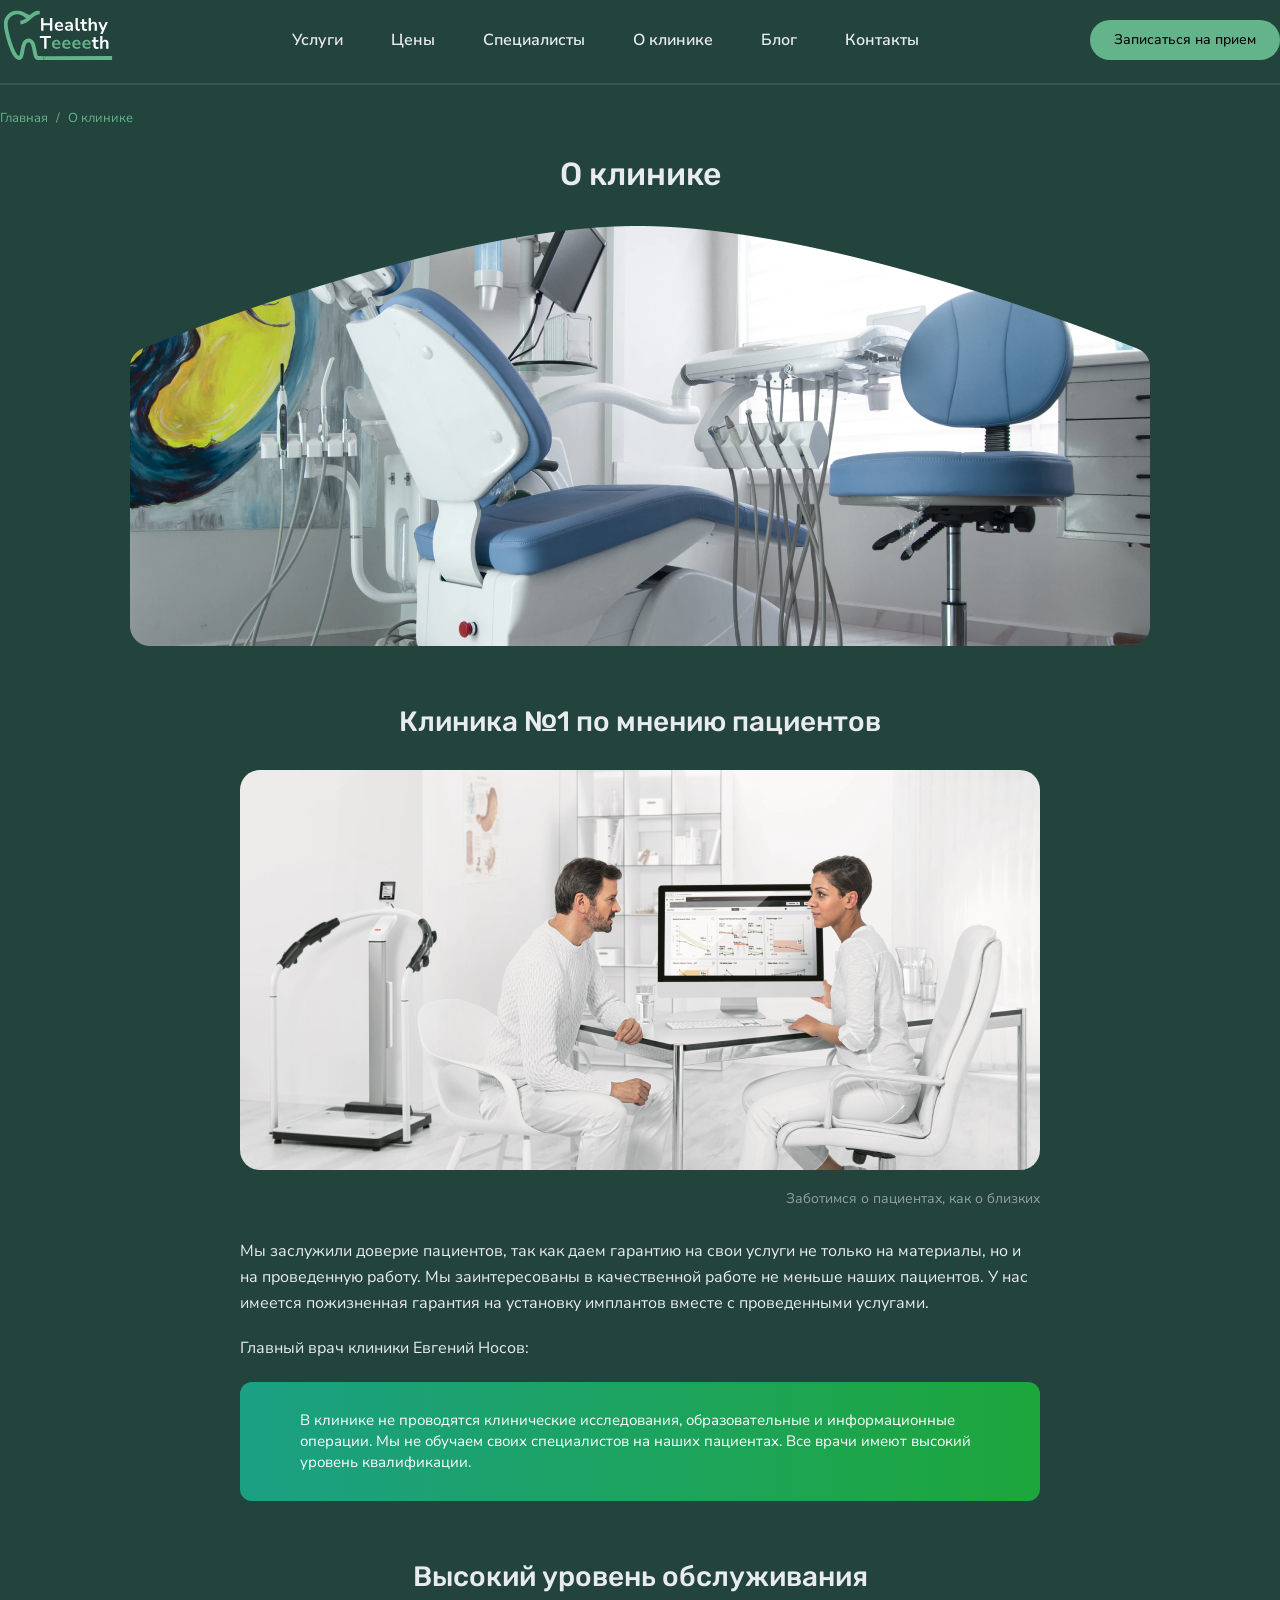
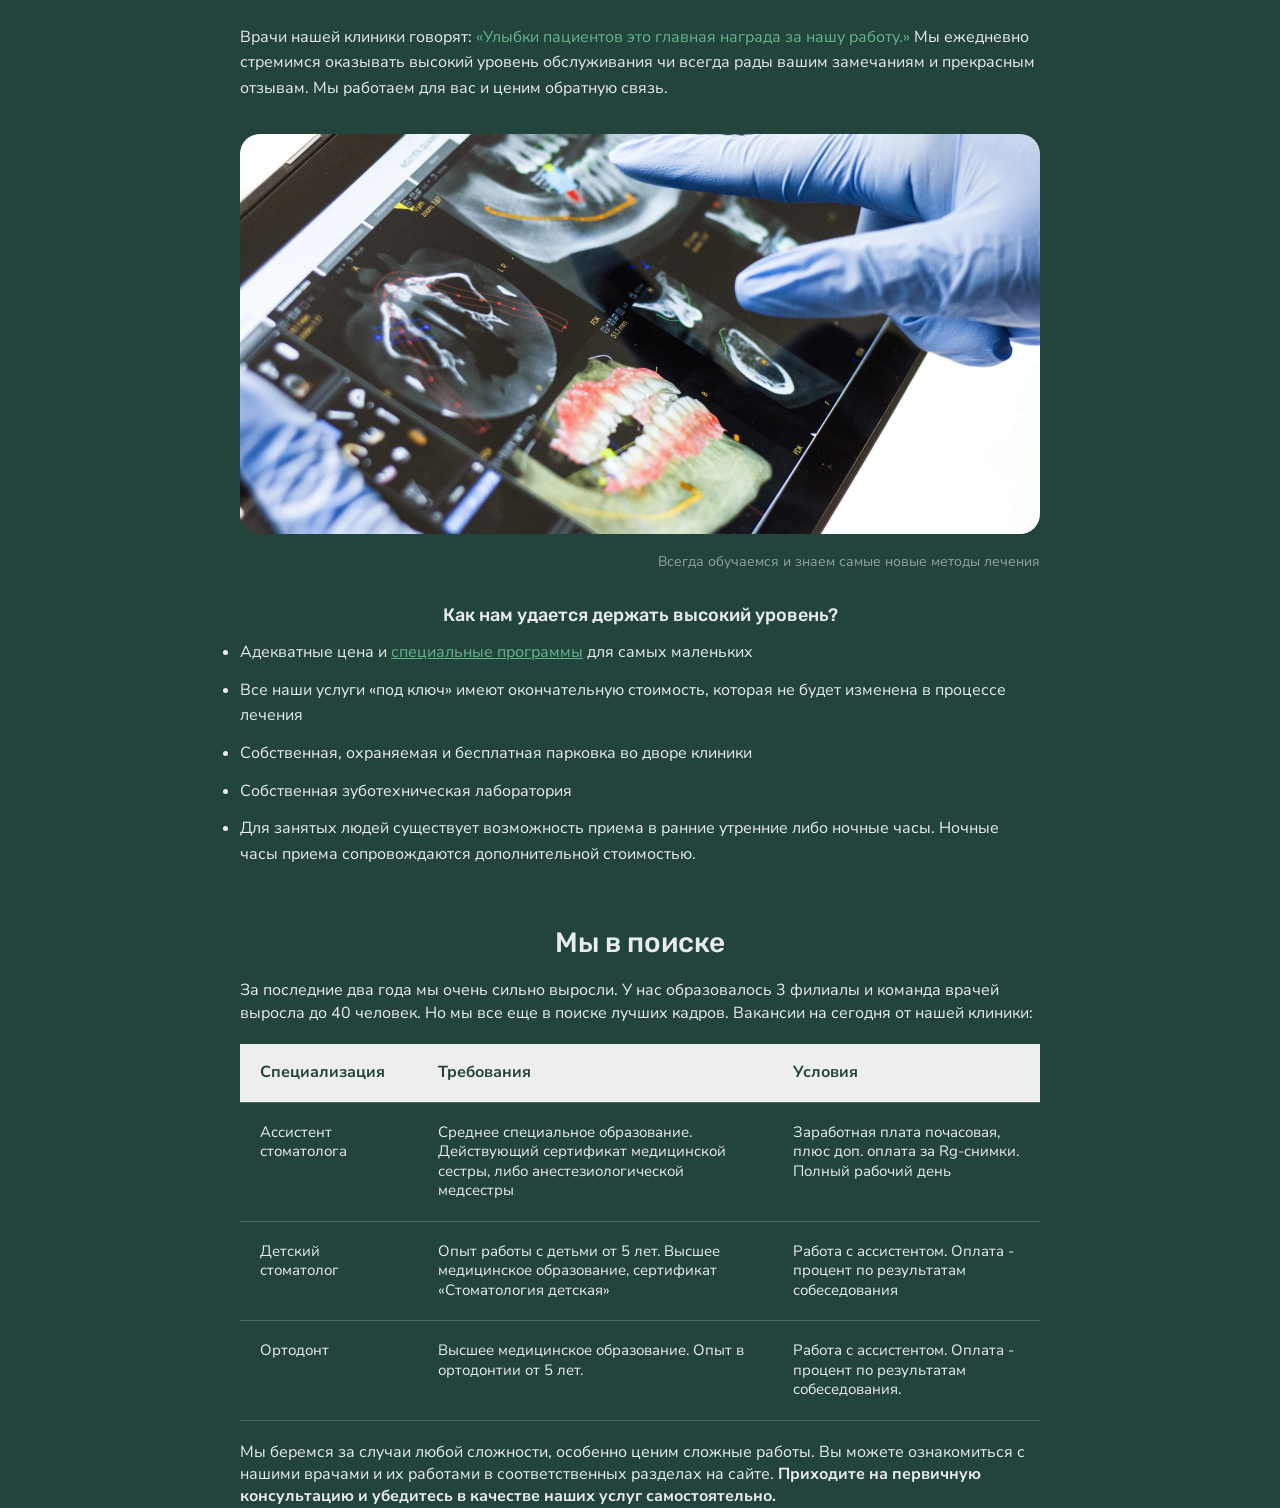
<file: 3 Three_project/1 Three/index.html>
<!DOCTYPE html>
<html lang="ru">

<head>
    <meta charset="UTF-8">
    <meta name="viewport" content="width=device-width, initial-scale=1.0">
    <link rel="preconnect" href="https://fonts.googleapis.com">
    <link rel="preconnect" href="https://fonts.gstatic.com" crossorigin>
    <link href="https://fonts.googleapis.com/css2?family=Rubik:ital,wght@0,300..900;1,300..900&display=swap"
        rel="stylesheet">

    <link rel="preconnect" href="https://fonts.googleapis.com">
    <link rel="preconnect" href="https://fonts.gstatic.com" crossorigin>
    <link
        href="https://fonts.googleapis.com/css2?family=Nunito+Sans:ital,opsz,wght@0,6..12,200..1000;1,6..12,200..1000&display=swap"
        rel="stylesheet">

    <link rel="stylesheet" href="./css/main.css">
    <title>О компании</title>
</head>

<body>
    <header>
        <div class="wrapper">
            <a href="#" class="header_logo-link" target="_blank">
                <img src="./images/0_logo.svg" alt="logotype" class="logo">
            </a>

            <nav class="header_navigation">
                <a href="#" class="header_nav-link">Услуги</a>
                <a href="#" class="header_nav-link">Цены</a>
                <a href="#" class="header_nav-link">Специалисты</a>
                <a href="#" class="header_nav-link">О клинике</a>
                <a href="#" class="header_nav-link">Блог</a>
                <a href="#" class="header_nav-link">Контакты</a>
            </nav>

            <a class="header_link-write">
                Записаться на прием
            </a>
        </div>
    </header>

    <main>
        <div class="breadcrumbs">
            <ul class="breadcrumbs__list">
                <li class="breadcrumbs__item">
                    <a class="breadcrumbs__link" href="#">Главная</a>
                </li>
                <li class="breadcrumbs__item">
                    <a class="breadcrumbs__link" href="#">/</a>
                </li>
                <li class="breadcrumbs__item">
                    <a class="breadcrumbs__link">О клинике</a>
                </li>
            </ul>
        </div>
        <div class="clinick">
            <h1 class="one-title">О клинике</h1>
            <img src="./images/1_zastavka.png" alt="images" class="clinick__img">
        </div>

        <div class="number-one container">
            <h1 class="title">Клиника №1 по мнению пациентов</h1>
            <figure class="number-one__figure">
                <img src="./images/2_kabinet.png" alt="images-number-one" class="number-one__img">
                <figcaption class="number-one__figcaption">Заботимся о пациентах, как о близких</figcaption>
            </figure>
            <p class="text">Мы заслужили доверие пациентов, так как даем гарантию на свои услуги не только на материалы,
                но и на проведенную работу. Мы заинтересованы в качественной работе не меньше наших пациентов. У нас
                имеется пожизненная гарантия на установку имплантов вместе с проведенными услугами.</p>
            <p class="number-one__signature">Главный врач клиники Евгений Носов:</p>
            <blockquote class="nomber-one__blockquote">В клинике не проводятся клинические исследования, образовательные
                и информационные операции. Мы не обучаем своих специалистов на наших пациентах. Все врачи имеют высокий
                уровень квалификации.</blockquote>
        </div>


        <div class="service container">
            <h1 class="title">Высокий уровень обслуживания</h1>
            <p class="service__text text">Врачи нашей клиники говорят: <q class="quote">Улыбки пациентов это главная
                    награда за нашу работу.</q> Мы ежедневно стремимся оказывать высокий уровень обслуживания чи всегда
                рады вашим замечаниям и прекрасным отзывам. Мы работаем для вас и ценим обратную связь. </p>
            <figure class="number-one__figure">
                <img src="./images/3_snimok.png" alt="images-number-one" class="number-one__img">
                <figcaption class="number-one__figcaption">Всегда обучаемся и знаем самые новые методы лечения
                </figcaption>
            </figure>
        </div>


        <div class="up-level container">
            <h2 class="up-level__title title-h2">Как нам удается держать высокий уровень?</h2>
            <ul class="list">
                <li class="list-item">Адекватные цена и <u class="up-level__underlining">специальные программы</u> для
                    самых маленьких</li>
                <li class="list-item">Все наши услуги «под ключ» имеют окончательную стоимость, которая не будет
                    изменена в процессе лечения</li>
                <li class="list-item">Собственная, охраняемая и бесплатная парковка во дворе клиники</li>
                <li class="list-item">Собственная зуботехническая лаборатория</li>
                <li class="list-item">Для занятых людей существует возможность приема в ранние утренние либо ночные
                    часы. Ночные часы приема сопровождаются дополнительной стоимостью.</li>
            </ul>
        </div>

        <div class="search container">
            <h2 class="search__title title">Мы в поиске</h2>
            <p class="search__text">За последние два года мы очень сильно выросли. У нас образовалось 3 филиалы и
                команда врачей выросла до 40 человек. Но мы все еще в поиске лучших кадров. Вакансии на сегодня от нашей
                клиники:</p>

            <table class="search__table">
                <!-- Шапка таблицы -->
                <thead class="search__thead">
                    <tr class="search__line">
                        <th class="search__column-th">Специализация</th>
                        <th class="search__column-th">Требования</th>
                        <th class="search__column-th">Условия</th>
                    </tr>
                </thead>

                <!-- Тело таблицы с данными -->
                <tbody search__tbody>
                    <tr class="search__line text">
                        <td class="search__column ">Ассистент стоматолога</td>
                        <td class="search__column">Среднее специальное образование. Действующий сертификат медицинской
                            сестры, либо анестезиологической медсестры</td>
                        <td class="search__column">Заработная плата почасовая, плюс доп. оплата за Rg-снимки. Полный рабочий день</td>
                    </tr>
                                        <tr class="search__line text">
                        <td class="search__column ">Детский стоматолог</td>
                        <td class="search__column">Опыт работы с детьми от 5 лет. Высшее медицинское образование, сертификат «Стоматология детская»</td>
                        <td class="search__column">Работа с ассистентом. Оплата - процент по результатам собеседования</td> 
                    </tr>
                                        <tr class="search__line text">
                        <td class="search__column ">Ортодонт</td>
                        <td class="search__column">Высшее медицинское образование. Опыт в ортодонтии от 5 лет.</td>
                        <td class="search__column">Работа с ассистентом. Оплата - процент по результатам собеседования.</td>
                    </tr>
                </tbody>
            </table>

            <p class="search__text">Мы беремся за случаи любой сложности, особенно ценим сложные работы. Вы можете ознакомиться с нашими врачами и их работами в соответственных разделах на сайте. <span class="search__text-bold">Приходите на первичную консультацию и убедитесь в качестве наших услуг самостоятельно. </span></p>
        </div>
    </main>




</body>

</html>
</file>
<file: 3 Three_project/1 Three/css/main.css>
/* Общие стили */
 * {
     box-sizing: border-box;
     margin: 0;
     padding: 0;
 }

 body {
     font-family: "Nunito Sans", sans-serif;
     font-size: 16px;
     font-weight: 400;
     line-height: 1.6;
     background-color: #23443D;
     max-width: 1440px;
     margin: 0 auto;
 }

 /* font-family: "Rubik", sans-serif; */
 /**/

 .container {
     width: 100%;
     max-width: 800px;
     margin: 0 auto;
 }

 .flex {
     display: flex;
     align-items: center;
     flex-direction: column;
 }

 .text {
     margin-top: 32px;
     font-weight: 400;
     font-size: 16px;
     line-height: 1.6;
     color: #E9ECEC;
 }



 .title {
     font-family: "Rubik", sans-serif;
     font-weight: 500;
     font-size: 28px;
     color: #E9ECEC;
     line-height: 1.14;
     text-align: center;
 }

 .title-h2 {
     font-family: "Rubik", sans-serif;
     font-weight: 500;
     font-size: 18px;
     color: #E9ECEC;
     line-height: 1.4;
     text-align: center;
 }


 .one-title {
     font-family: "Rubik", sans-serif;
     font-weight: 500;
     line-height: 1.25;
     font-size: 32px;
     color: #E9ECEC;
 }

 .list {
     display: flex;
     flex-direction: column;
     gap: 12px;
     color: #E9ECEC;

 }

 /* ________________________________________________________ */
 /* header */

 header {
     border-bottom: solid 2px rgba(255, 255, 255, 10%);
 }

 .wrapper {
     display: flex;
     justify-content: space-between;
     align-items: center;
     padding: 6px 0 8px 0;
 }

 .header_logo-link {}

 .logo {}

 .header_navigation {
     display: flex;
     gap: 48px;
 }

 .header_nav-link {
     text-decoration: none;
     color: #E9ECEC;
     font-size: 16px;
     font-weight: 600;
     line-height: 1.5;
     font-family: "Nunito Sans", sans-serif;
 }

 .header_link-write {
     font-weight: 500;
     font-size: 14px;
     line-height: 1.14;
     background-color: #64B48B;
     padding: 12px 24px;
     border-radius: 60px;
 }

 /* main */
 main {}

 .breadcrumbs {
     padding: 20px 0 24px 0;
 }

 .breadcrumbs__list {
     display: flex;
     gap: 8px;
     color: #64B48B;
 }

 .breadcrumbs__item {
     list-style: none;
 }

 .breadcrumbs__link {
     color: #64B48B;
     text-decoration: none;
     list-style: none;
     font-size: 13px;
     font-weight: 400;
     line-height: 1.2;
 }

 /* clinick */
 .clinick {
     display: flex;
     flex-direction: column;
     align-items: center;
 }

 .clinick__img {
     margin-top: 32px;
 }

 /* number-one */
 .number-one {
     margin-top: 60px;
 }



 .number-one__figure {
     margin-top: 32px;
 }

 .number-one__img {
     border-radius: 20px;
 }

 .number-one__figcaption {
     margin-top: 12px;
     font-size: 14px;
     font-weight: 400;
     line-height: 1.2;
     color: rgba(255, 255, 255, 50%);
     text-align: right;
 }



 .number-one__signature {
     margin-top: 20px;
     font-weight: 400;
     font-size: 16;
     line-height: 1.6;
     color: #E9ECEC;
 }

 .nomber-one__blockquote {
     background-image: linear-gradient(90deg, #1BA084 0%, #1DA63B 100%);
     border-radius: 12px;
     padding: 28px 60px;
     font-weight: 400;
     font-size: 15px;
     color: #FFF;
     line-height: 1.4;
     margin-top: 20px;
 }

 /* service */
 .service {
     margin-top: 60px;
 }

 .quote {
     color: #64B48B;
 }

 /* up-level */
 .up-level {
     display: flex;
     flex-direction: column;
     margin-top: 32px;
 }

 .up-level__title {
     margin-bottom: 12px;
 }

 .list-item {}

 .up-level__underlining {
     color: #64B48B;
 }






 /* search */
 .search {
     margin-top: 60px;
 }

 .search__title {}

 .search__text {
     margin-top: 20px;
     font-size: 16px;
     font-weight: 400;
     line-height: 1.4;
     color: #E9ECEC;
 }



/* table */

 /* Игнорируем промежуточные служебные теги для сетки */
.search__table thead,
.search__table tbody,
.search__table tr {
    display: contents; 
}
  /* Превращаем саму таблицу в Grid-контейнер */
.search__table {
        margin-top: 20px;
    display: grid;
    /* Задаем ровно 3 колонки. 
       например: 1 часть (1fr), 2 части (2fr), 1.5 части (1.5fr) */
    grid-template-columns: 1fr 2fr 1.5fr; 
    width: 100%;
}

 .search__thead {
     background-color: #E9ECEC;

 }

 .search__line {
    text-align: left;
 }


.search__column-th{
        font-weight: bold;
    background-color: #eee;
    padding: 16px 0 16px 20px;
    color: #23443D;
}

.search__column-th,
.search__column {
    border-bottom: 1px solid #4B6C66;
}


 .search__column {
    font-size: 15px;
    line-height: 1.3;
    padding: 20px;
 }


.search__text-bold{
    font-weight: 700;
}
</file>
